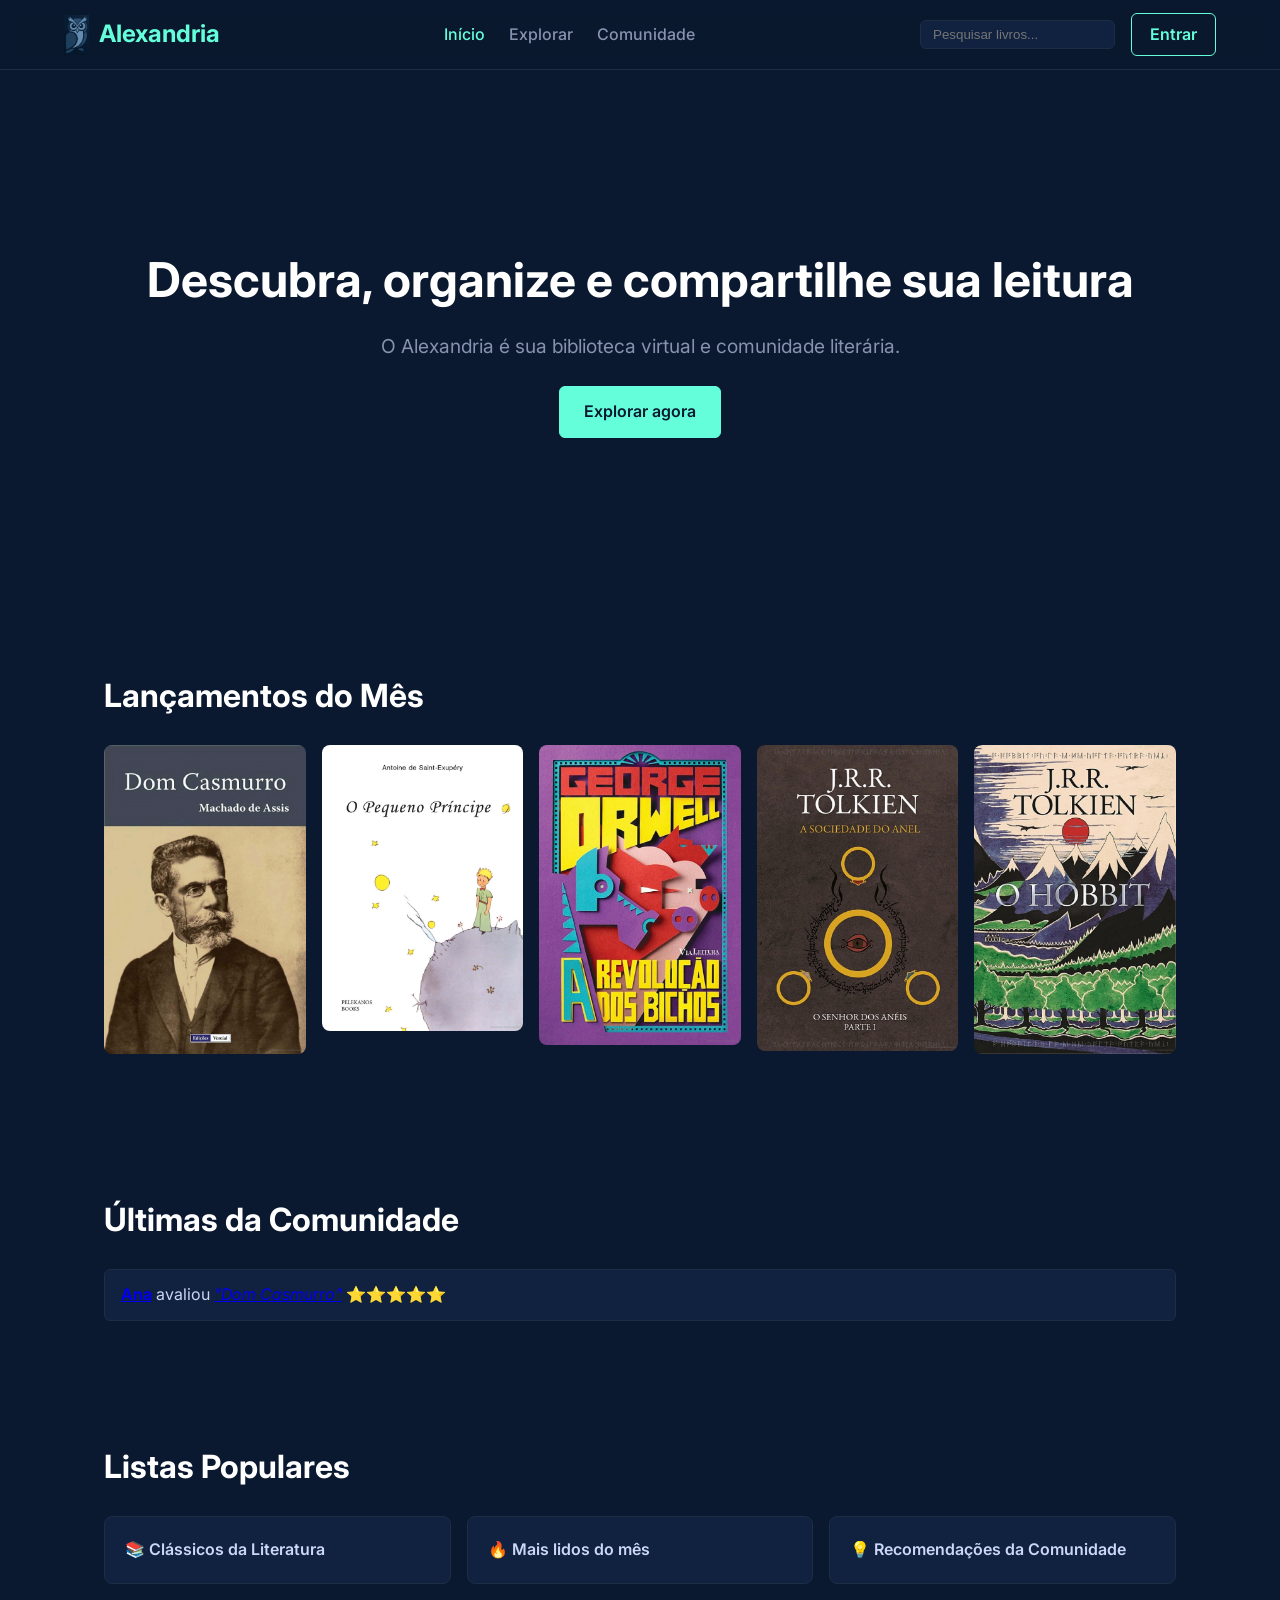
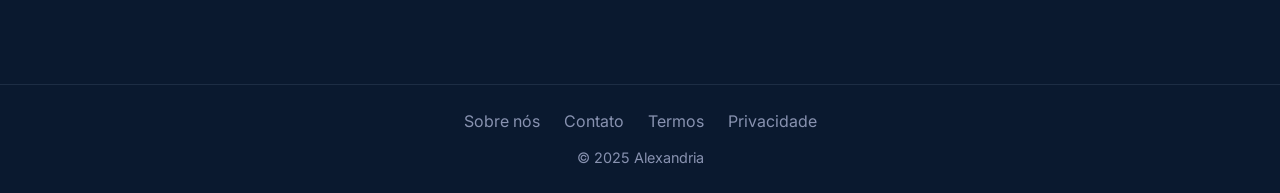
<file: alexandria-main/alexandria-main/index.html>
<!DOCTYPE html>
<html lang="pt-BR">
<head>
  <meta charset="UTF-8">
  <meta name="viewport" content="width=device-width, initial-scale=1.0">
  <title>Alexandria - Sua Biblioteca Virtual</title>
  <link rel="preconnect" href="https://fonts.googleapis.com">
  <link rel="preconnect" href="https://fonts.gstatic.com" crossorigin>
  <link href="https://fonts.googleapis.com/css2?family=Inter:wght@400;500;600;700;800&display=swap" rel="stylesheet">
  <link rel="stylesheet" href="css/style.css">
</head>
<body id="page-index">

  <header class="main-header">
    <div class="logo">
      <img src="assets/img/logo.png" alt="Logo Alexandria">
      <span>Alexandria</span>
    </div>
    <nav class="main-nav">
      <a href="index.html" class="nav-link active">Início</a>
      <a href="explorar.html" class="nav-link">Explorar</a>
      <a href="comunidade.html" class="nav-link">Comunidade</a>
    </nav>
    <div class="header-tools">
      <div class="search-bar">
        <input type="text" placeholder="Pesquisar livros...">
      </div>
      <a href="login.html" class="btn btn--outline">Entrar</a>
    </div>
  </header>

  <main>
    <section class="hero">
      <div class="hero-content">
        <h1>Descubra, organize e compartilhe sua leitura</h1>
        <p>O Alexandria é sua biblioteca virtual e comunidade literária.</p>
        <a href="explorar.html" class="btn btn--primary">Explorar agora</a>
      </div>
    </section>

    <section class="section">
      <h2>Lançamentos do Mês</h2>
      <div class="carousel">
        <a href="livro.html?livro=dom-casmurro"><img src="assets/img/dom-casmurro.jpg" alt="Dom Casmurro" class="book-cover"></a>
        <a href="livro.html?livro=pequeno-principe"><img src="assets/img/pequeno-principe.jpg" alt="O Pequeno Príncipe" class="book-cover"></a>
        <a href="livro.html?livro=revolucao-bichos"><img src="assets/img/revolucao-bichos.jpg" alt="A Revolução dos Bichos" class="book-cover"></a>
        <a href="livro.html?livro=senhor-aneis"><img src="assets/img/senhor-aneis.jpg" alt="O Senhor dos Anéis" class="book-cover"></a>
        <a href="livro.html?livro=hobbit"><img src="assets/img/hobbit.jpg" alt="O Hobbit" class="book-cover"></a>
      </div>
    </section>

    <section class="section">
      <h2>Últimas da Comunidade</h2>
      <div class="feed">
        <div class="feed-item">
          <a href="perfil.html"><strong>Ana</strong></a> avaliou <a href="livro.html?livro=dom-casmurro"><em>"Dom Casmurro"</em></a> ⭐⭐⭐⭐⭐
        </div>
      </div>
    </section>

    <section class="section">
      <h2>Listas Populares</h2>
      <div class="list-grid">
        <div class="list-card card">📚 Clássicos da Literatura</div>
        <div class="list-card card">🔥 Mais lidos do mês</div>
        <div class="list-card card">💡 Recomendações da Comunidade</div>
      </div>
    </section>
  </main>

  <footer class="main-footer">
    <div class="footer-links">
      <a href="#">Sobre nós</a>
      <a href="#">Contato</a>
      <a href="#">Termos</a>
      <a href="#">Privacidade</a>
    </div>
    <p class="footer-copy">© 2025 Alexandria</p>
  </footer>

  <script src="js/script.js" defer></script>
</body>
</html>
</file>
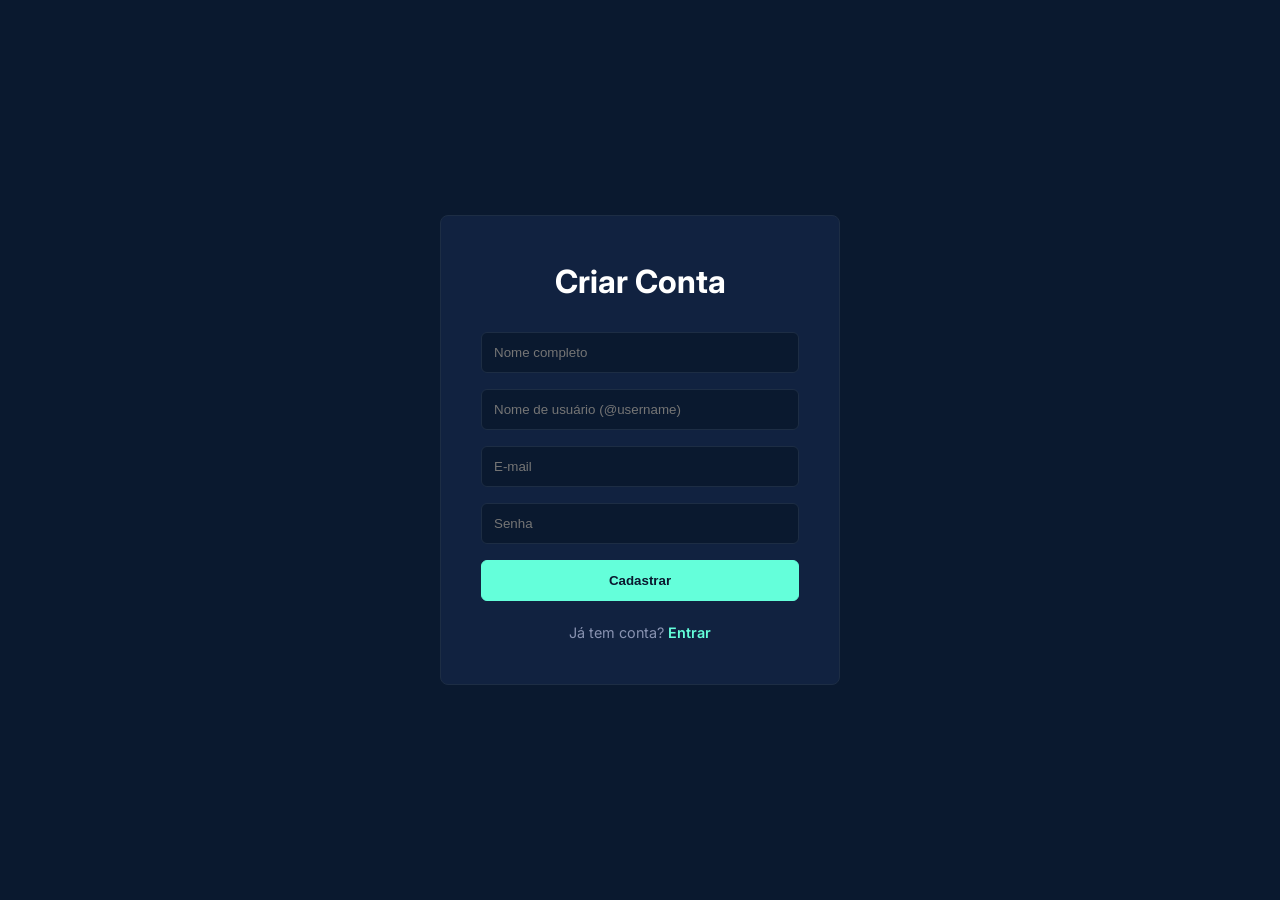
<file: alexandria-main/alexandria-main/cadastro.html>
<!DOCTYPE html>
<html lang="pt-BR">
<head>
  <meta charset="UTF-8">
  <meta name="viewport" content="width=device-width, initial-scale=1.0">
  <title>Cadastro - Alexandria</title>
  <link rel="preconnect" href="https://fonts.googleapis.com">
  <link rel="preconnect" href="https://fonts.gstatic.com" crossorigin>
  <link href="https://fonts.googleapis.com/css2?family=Inter:wght@400;500;600;700;800&display=swap" rel="stylesheet">
  <link rel="stylesheet" href="css/style.css">
</head>
<body id="page-cadastro">
  <main class="auth-container">
    <div class="auth-card card">
      <h1>Criar Conta</h1>
      <form id="cadastro-form" method="POST" action="#">
        <input id="nome" name="nome" type="text" placeholder="Nome completo" required>
        <input id="username" name="username" type="text" placeholder="Nome de usuário (@username)" required>
        <input id="email" name="email" type="email" placeholder="E-mail" autocomplete="email" required>
        <input id="senha" name="senha" type="password" placeholder="Senha" autocomplete="new-password" required>
        <button type="submit" class="btn btn--primary">Cadastrar</button>
      </form>
      <p class="auth-link">Já tem conta? <a href="login.html">Entrar</a></p>
    </div>
  </main>
  <script src="js/script.js" defer></script>
</body>
</html>
</file>
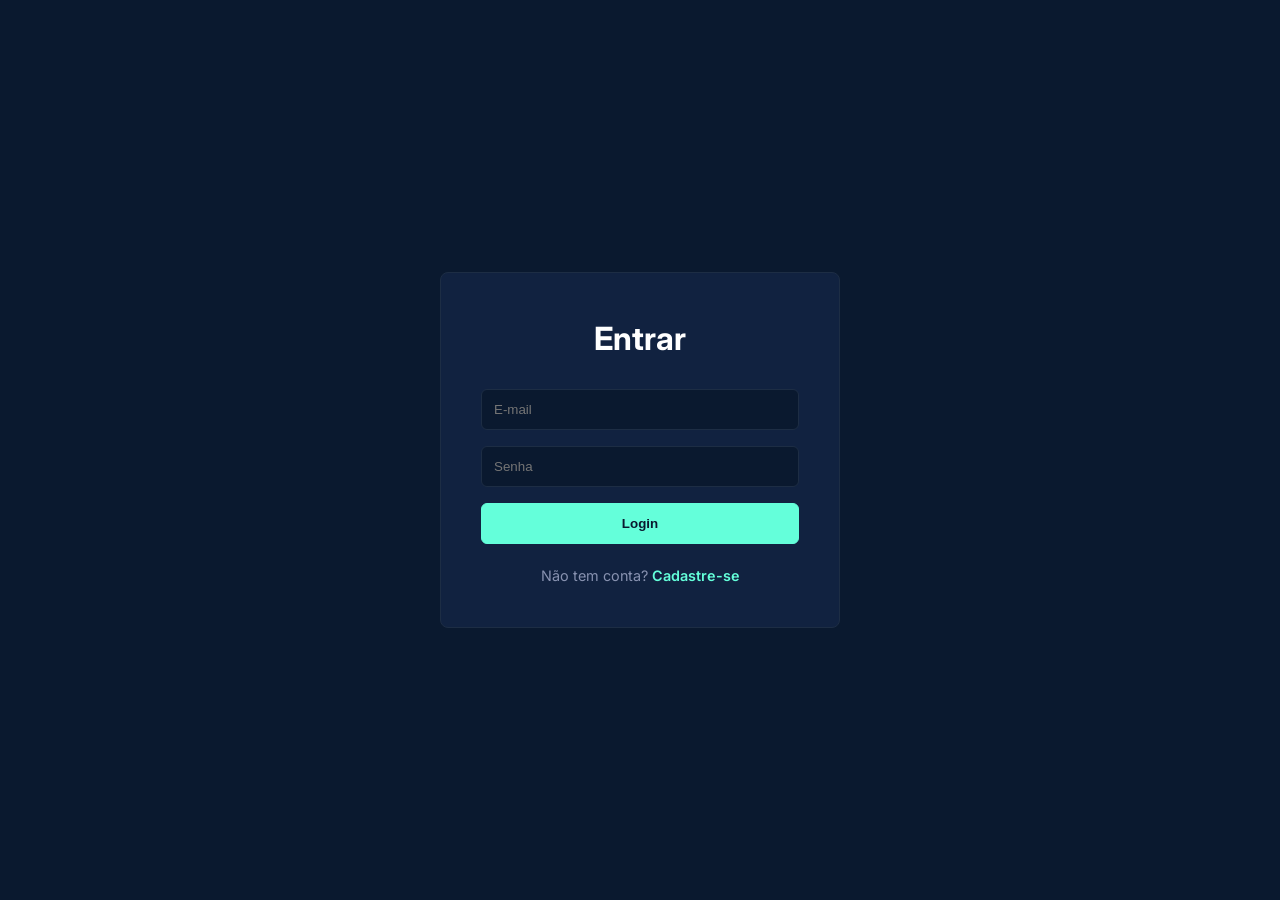
<file: alexandria-main/alexandria-main/login.html>
<!DOCTYPE html>
<html lang="pt-BR">
<head>
  <meta charset="UTF-8" />
  <meta name="viewport" content="width=device-width, initial-scale=1.0"/>
  <title>Login - Alexandria</title>
  <link rel="preconnect" href="https://fonts.googleapis.com">
  <link rel="preconnect" href="https://fonts.gstatic.com" crossorigin>
  <link href="https://fonts.googleapis.com/css2?family=Inter:wght@400;500;600;700;800&display=swap" rel="stylesheet">
  <link rel="stylesheet" href="css/style.css" />
</head>
<body id="page-login">
  <main class="auth-container">
    <div class="auth-card card">
      <h1>Entrar</h1>
      <form id="login-form" method="POST" action="#">
        <input id="email" name="email" type="email" placeholder="E-mail" autocomplete="email" required />
        <input id="senha" name="senha" type="password" placeholder="Senha" autocomplete="current-password" required />
        <button type="submit" class="btn btn--primary">Login</button>
      </form>
      <p class="auth-link">Não tem conta? <a href="cadastro.html">Cadastre-se</a></p>
    </div>
  </main>
  <script src="js/script.js" defer></script>
</body>
</html>
</file>
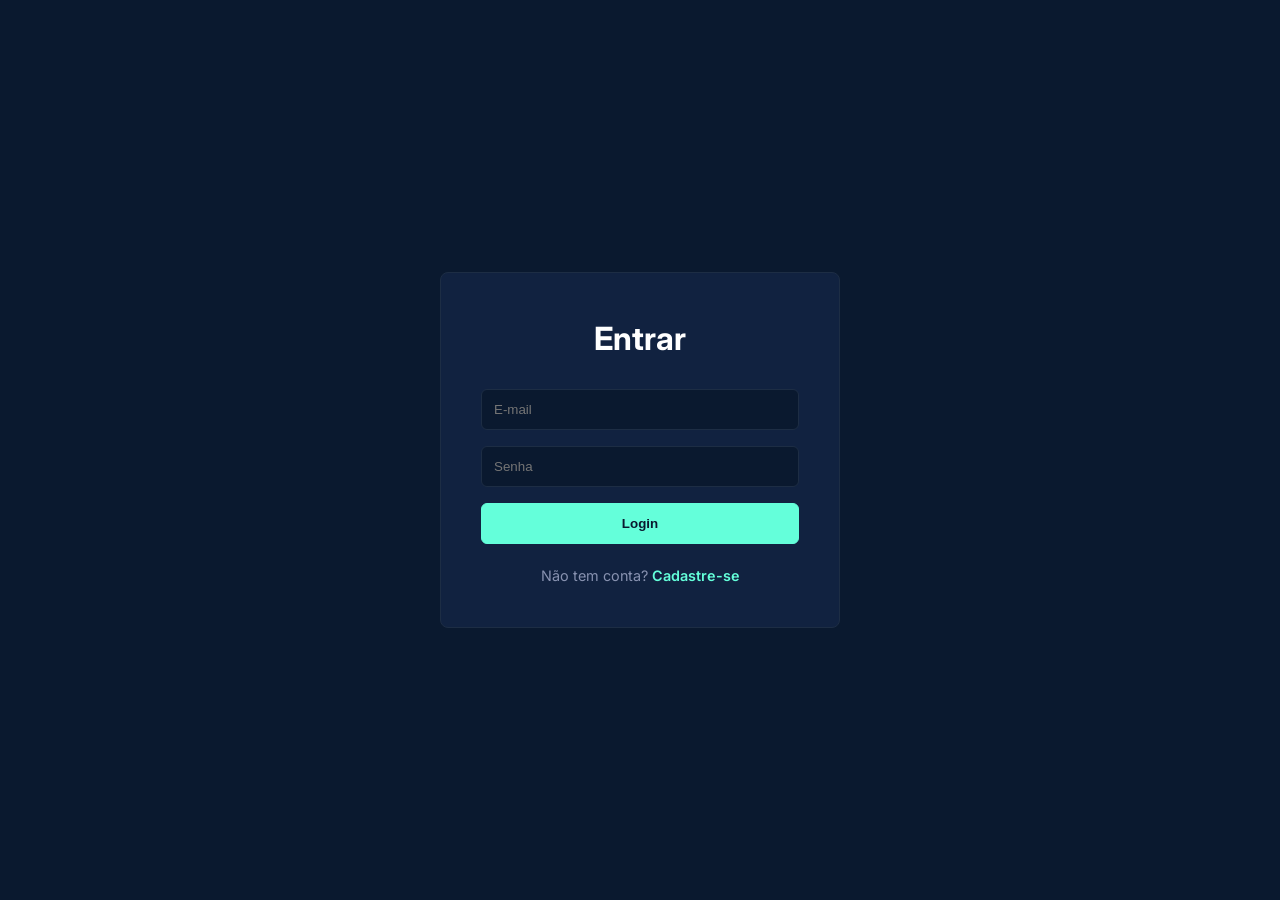
<file: alexandria-main/alexandria-main/perfil.html>
<!DOCTYPE html>
<html lang="pt-BR">

<head>
  <meta charset="UTF-8">
  <meta name="viewport" content="width=device-width, initial-scale=1.0">
  <title>Perfil - Alexandria</title>
  <link rel="preconnect" href="https://fonts.googleapis.com">
  <link rel="preconnect" href="https://fonts.gstatic.com" crossorigin>
  <link href="https://fonts.googleapis.com/css2?family=Inter:wght@400;500;600;700;800&display=swap" rel="stylesheet">
  <link rel="stylesheet" href="css/style.css">
</head>

<body id="page-perfil">

  <header class="main-header">
    <div class="logo">
      <img src="assets/img/logo.png" alt="Logo Alexandria">
      <span>Alexandria</span>
    </div>
    <nav class="main-nav">
      <a href="index.html" class="nav-link">Início</a>
      <a href="explorar.html" class="nav-link">Explorar</a>
      <a href="comunidade.html" class="nav-link">Comunidade</a>
      <a href="perfil.html" class="nav-link active">Meu Perfil</a>
    </nav>
    <div class="header-tools">
    </div>
  </header>

  <main class="profile-container">
    <div class="profile-header">
      <img id="profile-pic" src="" class="profile-pic-large" alt="Usuário">
      <div class="profile-info">
        <div class="profile-title">
          <h1 id="profile-name">Usuário</h1>
          <button class="btn btn--outline" id="edit-profile-btn">Editar Perfil</button>
        </div>
        <p id="profile-username">@username</p>
        <p class="bio" id="profile-bio">Minha bio</p>
      </div>
    </div>

    <section class="profile-stats">
      <div class="stat-card card">
        <span class="stat-number" id="stat-lidos">0</span>
        <span class="stat-label">Livros Lidos</span>
      </div>
      <div class="stat-card card">
        <span class="stat-number" id="stat-quero">0</span>
        <span class="stat-label">Quero Ler</span>
      </div>
      <div class="stat-card card">
        <span class="stat-number" id="stat-lendo">0</span>
        <span class="stat-label">Lendo Atualmente</span>
      </div>
      <div class="stat-card card">
        <span class="stat-number" id="stat-fav">0</span>
        <span class="stat-label">Favoritos</span>
      </div>
    </section>

    <section class="profile-lists">
      <h2>📚 Lidos</h2>
      <div class="list-grid" id="lista-lidos"></div>
      </section>
      <section class ="profile-lists">
      <h2>🔥 Quero Ler</h2>
      <div class="list-grid" id="lista-quero"></div>
    </section>
    <section class="profile-lists">
      <h2>✍️ Minhas Resenhas</h2>
      <div id="resenhas-list" class="feed-container"></div>
    </section>
    <section class="profile-lists">
      <h2>💬 Meus Comentários</h2>
      <div id="comentarios-list" class="feed-container"></div>
    </section>
    <section class="profile-lists">
      <h2>❤️ Meus Favoritos</h2>
      <div id="curtidas-list" class="feed-container"></div>
  </main>

  <footer class="main-footer">
    <div class="footer-links">
      <a href="#">Sobre nós</a>
      <a href="#">Contato</a>
      <a href="#">Termos</a>
      <a href="#">Privacidade</a>
    </div>
    <p class="footer-copy">© 2025 Alexandria</p>
  </footer>

  <div class="modal-overlay" id="edit-profile-modal">
    <div class="modal-content card">
      <button class="modal-close" id="close-modal-btn">&times;</button>
      <h2>Editar Perfil</h2>
      <form id="edit-profile-form">
        <label for="edit-nome">Nome</label>
        <input type="text" id="edit-nome" required>

        <label for="edit-username">Username</label>
        <input type="text" id="edit-username" required>

        <label for="edit-bio">Bio</label>
        <textarea id="edit-bio" rows="3"></textarea>

        <label for="edit-foto">URL da Foto</label>
        <input type="url" id="edit-foto">

        <button type="submit" class="btn btn--primary">Salvar Alterações</button>
      </form>
    </div>
  </div>

  <script src="js/script.js" defer></script>
</body>

</html>
</file>
<file: alexandria-main/alexandria-main/css/style.css>
:root {
  --dark-navy: #0a192f;
  --navy: #112240;
  --light-navy: #1d2d44;
  --slate: #8892b0;
  --light-slate: #ccd6f6;
  --cyan: #64ffda;
  --white: #fff;
}

* {
  margin: 0;
  padding: 0;
  box-sizing: border-box;
}

body {
  font-family: 'Inter', sans-serif;
  background-color: var(--dark-navy);
  color: var(--light-slate);
  line-height: 1.6;
}

:is(a, button, input, select, textarea):focus-visible {
  outline: 2px solid var(--cyan);
  outline-offset: 3px;
  border-radius: 4px;
}

.btn {
  display: inline-block;
  padding: 12px 24px;
  border-radius: 6px;
  font-weight: 600;
  text-decoration: none;
  cursor: pointer;
  border: 1px solid transparent;
  transition: all 0.2s;
}

.btn--primary {
  background-color: var(--cyan);
  color: var(--dark-navy);
  border-color: var(--cyan);
}

.btn--primary:hover {
  background-color: rgba(100, 255, 218, 0.8);
}

.btn--outline {
  background-color: transparent;
  color: var(--cyan);
  border-color: var(--cyan);
  padding: 8px 18px;
}

.btn--outline:hover {
  background-color: rgba(100, 255, 218, 0.1);
}

.card {
  background: var(--navy);
  border: 1px solid var(--light-navy);
  border-radius: 8px;
  transition: all 0.2s;
}

.card:hover {
  background: var(--light-navy);
  transform: translateY(-4px);
}

.main-header {
  background-color: rgba(10, 25, 47, 0.9);
  backdrop-filter: blur(6px);
  display: flex;
  justify-content: space-between;
  align-items: center;
  padding: 0 5%;
  height: 70px;
  border-bottom: 1px solid var(--light-navy);
  position: sticky;
  top: 0;
  z-index: 100;
}

.logo {
  font-size: 1.5rem;
  font-weight: 700;
  color: var(--cyan);
}

.main-nav {
  display: flex;
  gap: 24px;
}

.nav-link {
  text-decoration: none;
  color: var(--slate);
  font-weight: 500;
  transition: color 0.2s;
}

.nav-link.active,
.nav-link:hover {
  color: var(--cyan);
}

.header-tools {
  display: flex;
  align-items: center;
  gap: 16px;
}

.search-bar input {
  padding: 6px 12px;
  border-radius: 6px;
  border: 1px solid var(--light-navy);
  background-color: var(--navy);
  color: var(--light-slate);
}

.main-footer {
  padding: 24px 5%;
  text-align: center;
  border-top: 1px solid var(--light-navy);
  margin-top: 40px;
}

.footer-links {
  display: flex;
  justify-content: center;
  gap: 24px;
  margin-bottom: 12px;
}

.footer-links a {
  color: var(--slate);
  text-decoration: none;
}

.footer-links a:hover {
  color: var(--cyan);
}

.footer-copy {
  font-size: 0.9rem;
  color: var(--slate);
}

.hero {
  height: 60vh;
  display: flex;
  align-items: center;
  justify-content: center;
  text-align: center;
  background: linear-gradient(rgba(10, 25, 47, 0.8), rgba(10, 25, 47, 1)),
    url('https://images.unsplash.com/photo-1521587760476-6c12a4b040da?auto=format&fit=crop&w=1920&q=80');
  background-size: cover;
  background-position: center;
}

.hero-content h1 {
  font-size: 3rem;
  color: var(--white);
  margin-bottom: 12px;
}

.hero-content p {
  font-size: 1.2rem;
  color: var(--slate);
  margin-bottom: 24px;
}

.section {
  padding: 60px 5%;
  max-width: 1200px;
  margin: auto;
}

.section h2 {
  font-size: 2rem;
  margin-bottom: 24px;
  color: var(--white);
}

.carousel {
  display: flex;
  gap: 16px;
  overflow-x: auto;
  padding-bottom: 12px;
}

.carousel img {
  border-radius: 8px;
  flex-shrink: 0;
  transition: transform 0.2s;
}

.carousel img:hover {
  transform: scale(1.05);
}

.feed {
  display: flex;
  flex-direction: column;
  gap: 12px;
}

.feed-item {
  background: var(--navy);
  padding: 12px 16px;
  border-radius: 6px;
  border: 1px solid var(--light-navy);
}

.list-grid {
  display: grid;
  grid-template-columns: repeat(auto-fit, minmax(250px, 1fr));
  gap: 16px;
}

.list-card {
  padding: 20px;
  font-weight: 600;
  cursor: pointer;
}

.page-title {
  text-align: center;
  padding: 60px 5% 20px;
}

.page-title h1 {
  font-size: 2.5rem;
  font-weight: 800;
  color: var(--white);
}

.page-title p {
  font-size: 1.1rem;
  color: var(--slate);
  margin-top: 8px;
}

.filter-section {
  display: flex;
  justify-content: center;
  gap: 12px;
  margin: 20px 0 40px;
}

.filter-btn {
  font-weight: 600;
  color: var(--slate);
}

.filter-btn.active {
  background: var(--cyan);
  color: var(--dark-navy);
}

.results-grid {
  display: grid;
  grid-template-columns: repeat(auto-fill, minmax(160px, 1fr));
  gap: 20px;
  padding: 0 5% 60px;
}

.book-cover {
  width: 100%;
  height: auto;
  border-radius: 8px;
  transition: transform 0.2s, box-shadow 0.2s;
}

.book-cover:hover {
  transform: translateY(-6px);
  box-shadow: 0 8px 20px rgba(0, 0, 0, 0.5);
}

.feed-container {
  max-width: 800px;
  margin: 0px auto 0px;
  padding: 0 5%;
  display: flex;
  flex-direction: column;
  gap: 0px;
}

.post-card {
  padding: 16px 20px;
  transition: border-color 0.2s;
}

.post-card.liked {
  background: #0d253f;
  border-color: var(--cyan);
}

.post-header {
  display: flex;
  align-items: center;
  gap: 12px;
  margin-bottom: 12px;
}

.profile-pic {
  width: 40px;
  height: 40px;
  border-radius: 50%;
  border: 2px solid var(--cyan);
}

.post-text {
  color: var(--light-slate);
  font-size: 1rem;
}

.rating {
  color: gold;
  font-size: 1.1rem;
}

.profile-container {
  display: flex;
  flex-direction: column;
  gap: 20px;
  /* controla o espaçamento vertical entre os blocos */
}

.profile-header {
  display: flex;
  align-items: center;
  gap: 24px;
  margin-bottom: 20px;
}

.profile-pic-large {
  width: 120px;
  height: 120px;
  border-radius: 50%;
  border: 3px solid var(--cyan);
}

.bio {
  color: var(--slate);
  font-size: 1rem;
  margin-top: 6px;
}

.profile-stats {
  display: grid;
  grid-template-columns: repeat(auto-fit, minmax(150px, 1fr));
  gap: 24px;
  margin-bottom: 20px;
}

.stat-card {
  flex: 1;
  padding: 20px;
  text-align: center;
}

.stat-number {
  display: block;
  font-size: 2rem;
  font-weight: 800;
  color: var(--cyan);
}

.stat-label {
  font-size: 0.9rem;
  color: var(--slate);
}

.profile-lists {
  margin: 0;
  padding: 0;
}

.profile-lists h2 {
  margin-top: 0;
  margin-bottom: 10px;
}

.profile-activity h2 {
  margin: 10px 0;
  /* antes 16px */
  padding: 0;
}

.book-details-container {
  max-width: 1000px;
  margin: 40px auto 80px;
  padding: 0 5%;
}

.book-header {
  display: flex;
  gap: 32px;
  margin-bottom: 40px;
}

.book-cover-large {
  max-width: 250px;
  width: 100%;
  height: auto;
  border-radius: 8px;
  box-shadow: 0 6px 16px rgba(0, 0, 0, 0.5);
}

.book-info h1 {
  font-size: 2rem;
  color: var(--white);
  margin-bottom: 6px;
}

.book-author {
  font-size: 1.1rem;
  color: var(--slate);
  margin-bottom: 4px;
}

.book-meta {
  font-size: 0.9rem;
  color: var(--light-slate);
  margin-bottom: 12px;
}

.book-actions {
  display: flex;
  gap: 12px;
  margin-top: 16px;
}

.book-synopsis {
  margin-bottom: 40px;
}

.book-synopsis h2 {
  margin-bottom: 12px;
}

.book-reviews {
  display: flex;
  flex-direction: column;
  gap: 16px;
}

.review-card {
  padding: 12px 16px;
}

.book-add-review {
  margin-top: 40px;
}

.book-add-review h2 {
  margin-bottom: 12px;
}

.book-add-review form {
  display: flex;
  flex-direction: column;
  gap: 12px;
}

.book-add-review select,
.book-add-review textarea {
  padding: 10px;
  border-radius: 6px;
  border: 1px solid var(--light-navy);
  background: var(--dark-navy);
  color: var(--light-slate);
}

.auth-container {
  height: 100vh;
  display: flex;
  justify-content: center;
  align-items: center;
}

.auth-card {
  padding: 40px;
  width: 100%;
  max-width: 400px;
  text-align: center;
}

.auth-card h1 {
  margin-bottom: 24px;
  color: var(--white);
}

.auth-card form {
  display: flex;
  flex-direction: column;
  gap: 16px;
  margin-bottom: 20px;
}

.auth-card input {
  padding: 12px;
  border-radius: 6px;
  border: 1px solid var(--light-navy);
  background: var(--dark-navy);
  color: var(--light-slate);
}

.auth-link {
  font-size: 0.9rem;
  color: var(--slate);
}

.auth-link a {
  color: var(--cyan);
  text-decoration: none;
  font-weight: 600;
}

.auth-link a:hover {
  text-decoration: underline;
}

.profile-dropdown {
  position: relative;
}

.dropdown-toggle {
  display: flex;
  align-items: center;
  gap: 8px;
  background: none;
  border: none;
  cursor: pointer;
  padding: 0;
  border-radius: 50px;
}

.caret {
  width: 0;
  height: 0;
  border-left: 5px solid transparent;
  border-right: 5px solid transparent;
  border-top: 5px solid var(--slate);
  transition: transform 0.2s;
}

.dropdown-toggle:hover .caret {
  transform: translateY(2px);
}

.dropdown-menu {
  position: absolute;
  top: calc(100% + 10px);
  right: 0;
  background-color: var(--navy);
  border: 1px solid var(--light-navy);
  border-radius: 8px;
  box-shadow: 0 8px 16px rgba(0, 0, 0, 0.3);
  width: 180px;
  z-index: 110;
  padding: 8px 0;
  display: flex;
  flex-direction: column;
  opacity: 0;
  visibility: hidden;
  transform: translateY(-10px);
  transition: opacity 0.2s, transform 0.2s, visibility 0.2s;
}

.dropdown-menu.active {
  opacity: 1;
  visibility: visible;
  transform: translateY(0);
}

.dropdown-item {
  padding: 10px 16px;
  color: var(--light-slate);
  text-decoration: none;
  font-size: 0.95rem;
  background-color: transparent;
  transition: background-color 0.2s;
}

.dropdown-item:hover {
  background-color: var(--light-navy);
  color: var(--cyan);
}

.modal-overlay {
  position: fixed;
  top: 0;
  left: 0;
  width: 100%;
  height: 100%;
  background-color: rgba(10, 25, 47, 0.8);
  backdrop-filter: blur(4px);
  display: flex;
  justify-content: center;
  align-items: center;
  z-index: 1000;

  opacity: 0;
  visibility: hidden;
  transition: opacity 0.3s, visibility 0.3s;
}

.modal-overlay.active {
  opacity: 1;
  visibility: visible;
}

.modal-content {
  position: relative;
  width: 90%;
  max-width: 500px;
  padding: 2rem;
  transform: scale(0.95);
  transition: transform 0.3s;
}

.modal-overlay.active .modal-content {
  transform: scale(1);
}

.modal-close {
  position: absolute;
  top: 10px;
  right: 15px;
  background: none;
  border: none;
  color: var(--slate);
  font-size: 2.5rem;
  cursor: pointer;
}

#edit-profile-form {
  display: flex;
  flex-direction: column;
  gap: 1rem;
  margin-top: 1.5rem;
  text-align: left;
}

#edit-profile-form label {
  font-weight: 600;
  color: var(--light-slate);
}

#edit-profile-form input,
#edit-profile-form textarea {
  width: 100%;
  padding: 12px;
  border-radius: 6px;
  border: 1px solid var(--light-navy);
  background: var(--dark-navy);
  color: var(--light-slate);
  font-family: var(--fonte-padrao);
  font-size: 1rem;
}

.profile-title {
  display: flex;
  align-items: center;
  gap: 1rem;
}

.logo {
  display: flex;
  align-items: center;
  gap: 10px;
  font-size: 1.5rem;
  font-weight: 700;
  color: var(--cyan);
}

.logo img {
  height: 40px;
  width: auto;
}
</file>
